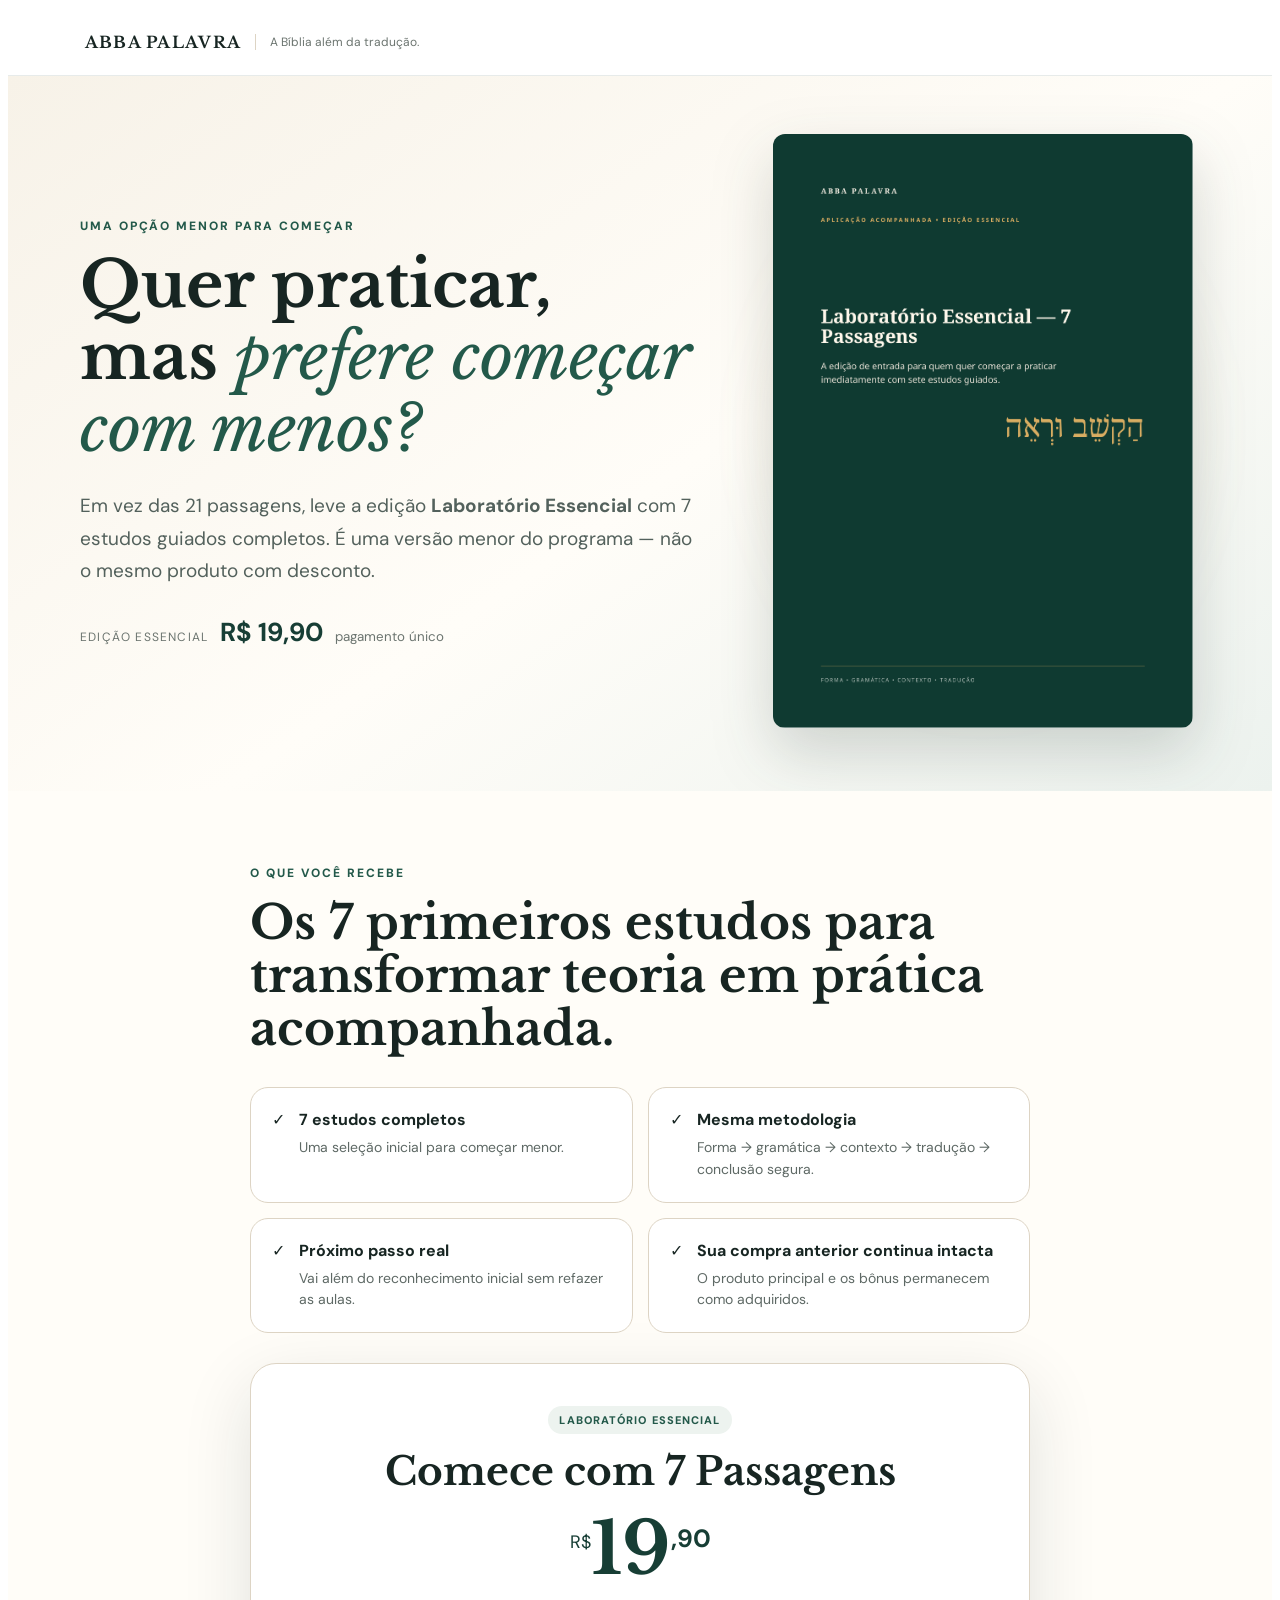
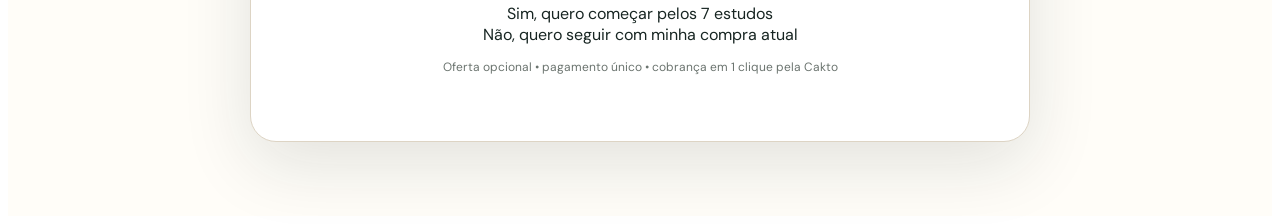
<file: standalone/downsell/index.html>
<!doctype html><html lang="pt-BR"><head><meta charset="utf-8"><meta name="viewport" content="width=device-width,initial-scale=1"><title>Laboratório Essencial — 7 Passagens | ABBA PALAVRA</title><style>@import url('https://fonts.googleapis.com/css2?family=DM+Sans:wght@400;500;600;700&family=Libre+Baskerville:ital,wght@0,400;0,700;1,400&display=swap');
:root{--ink:#172522;--green:#173e35;--green2:#23594a;--cream:#f7f2e8;--paper:#fffdf8;--gold:#c9a767;--line:#ddd4c4;--muted:#6b746f;--shadow:0 22px 70px rgba(15,37,31,.12)}
*{box-sizing:border-box}.pc-page{margin:0;background:var(--paper);color:var(--ink);font-family:'DM Sans',sans-serif;min-height:100vh}.pc-topbar{min-height:68px;padding:16px 6vw;display:flex;align-items:center;gap:14px;border-bottom:1px solid rgba(23,62,53,.1);background:#fff}.pc-topbar strong{font-family:'Libre Baskerville',serif;letter-spacing:.08em}.pc-topbar span{font-size:12px;color:var(--muted);border-left:1px solid var(--line);padding-left:14px}.pc-wrap{width:min(1120px,88vw);margin:0 auto}.pc-narrow{width:min(780px,88vw)}.pc-hero{padding:72px 0;background:linear-gradient(145deg,#f7f2e8 0%,#fffdf8 54%,#ecf2ee 100%);overflow:hidden}.pc-hero.compact{padding:58px 0}.pc-grid{display:grid;grid-template-columns:1.18fr .82fr;gap:60px;align-items:center}.pc-kicker,.pc-label{font-size:12px;font-weight:800;letter-spacing:.16em;color:var(--green2);margin-bottom:15px}.pc-label.light{color:#d9c08c}.pc-copy h1,.pc-section h2,.pc-offer-box h2{font-family:'Libre Baskerville',serif;line-height:1.13;margin:0}.pc-copy h1{font-size:clamp(38px,5vw,66px);max-width:760px}.pc-copy h1 em{font-weight:400;color:var(--green2)}.pc-lead{font-size:19px;line-height:1.7;color:#53615c;max-width:720px;margin:25px 0}.pc-cover{position:relative;text-align:center}.pc-cover:before{content:'';position:absolute;inset:12% 8%;background:rgba(201,167,103,.18);filter:blur(40px);border-radius:50%}.pc-cover img{position:relative;width:min(100%,420px);filter:drop-shadow(0 24px 30px rgba(25,43,38,.18));border-radius:12px}.pc-price-line{display:flex;gap:12px;align-items:baseline;margin-top:28px}.pc-price-line span{font-size:12px;text-transform:uppercase;letter-spacing:.1em;color:var(--muted)}.pc-price-line strong{font-size:26px;color:var(--green)}.pc-price-line small{color:var(--muted)}.pc-section{padding:74px 0}.pc-section h2{font-size:clamp(31px,4vw,47px);margin-bottom:18px}.pc-section p{font-size:17px;line-height:1.75;color:#5e6965}.pc-cards{display:grid;grid-template-columns:1fr 1fr;gap:15px;margin-top:32px}.pc-cards article{display:flex;gap:14px;border:1px solid var(--line);padding:21px;border-radius:18px;background:#fff}.pc-cards article svg{color:var(--green2);flex:none;margin-top:3px}.pc-cards strong{font-size:16px}.pc-cards p{font-size:14px;margin:7px 0 0;line-height:1.55}.pc-dark{background:var(--green);color:#fff}.pc-dark h2{color:#fff}.pc-dark p{color:#d7dfdb}.pc-steps{margin-top:30px;display:grid;gap:12px}.pc-step{display:flex;gap:17px;padding:17px 0;border-bottom:1px solid rgba(255,255,255,.12)}.pc-step>span{font-family:'Libre Baskerville',serif;color:#d9c08c;font-size:26px;min-width:42px}.pc-step strong{font-size:17px}.pc-step p{font-size:14px;margin:5px 0 0}.pc-clarity{display:flex;gap:15px;padding:20px;border-radius:17px;background:var(--cream);border:1px solid #e6dcc8;margin-bottom:25px}.pc-clarity svg{color:var(--green2);flex:none}.pc-clarity p{margin:5px 0 0;font-size:14px}.pc-offer-box{text-align:center;border:1px solid var(--line);border-radius:26px;padding:42px;box-shadow:var(--shadow);background:#fff}.pc-badge{display:inline-block;padding:7px 11px;border-radius:999px;background:#edf3ef;color:var(--green2);font-weight:800;font-size:11px;letter-spacing:.1em}.pc-offer-box h2{font-size:39px;margin:16px 0 20px}.pc-offer-box ul{list-style:none;padding:0;margin:20px auto 25px;text-align:left;max-width:570px}.pc-offer-box li{display:flex;gap:9px;padding:9px 0;color:#4f5d57}.pc-offer-box li svg{color:var(--green2);flex:none}.pc-bigprice{display:flex;justify-content:center;align-items:flex-start;color:var(--green);margin:24px 0}.pc-bigprice small{font-size:18px;margin-top:12px}.pc-bigprice strong{font-size:72px;line-height:.85;font-family:'Libre Baskerville',serif}.pc-bigprice sup{font-size:25px;font-weight:700;margin-top:4px}.pc-cta{display:flex;justify-content:center;align-items:center;gap:9px;text-decoration:none;background:var(--green);color:#fff;padding:19px 22px;border-radius:14px;font-weight:800;font-size:17px;box-shadow:0 14px 30px rgba(23,62,53,.2);transition:.2s transform,.2s background}.pc-cta:hover{background:var(--green2);transform:translateY(-1px)}.pc-safe{display:flex;justify-content:center;align-items:center;gap:7px;color:var(--muted);font-size:12px;margin:14px 0 24px}.pc-decline{display:flex;justify-content:center;align-items:center;gap:6px;color:#8a918e;font-size:13px;text-decoration:underline;text-underline-offset:3px}.pc-center-copy{max-width:590px;margin:0 auto}.pc-decline:hover{color:#4c5752}.pc-cakto-buttons{width:100%;max-width:620px;margin:0 auto}.pc-cakto-buttons cakto-upsell-buttons,.pc-cakto-buttons cakto-upsell-accept,.pc-cakto-buttons cakto-upsell-reject{display:block;width:100%}.pc-cakto-buttons cakto-upsell-accept::part(button){width:100%;border:0;border-radius:14px;background:var(--green);color:#fff;padding:19px 22px;font-family:'DM Sans',sans-serif;font-weight:800;font-size:17px;box-shadow:0 14px 30px rgba(23,62,53,.2);cursor:pointer;transition:.2s transform,.2s background}.pc-cakto-buttons cakto-upsell-accept::part(button):hover{background:var(--green2);transform:translateY(-1px)}.pc-cakto-buttons cakto-upsell-reject::part(button){width:100%;border:0;background:transparent;color:#8a918e;padding:15px 10px 2px;font-family:'DM Sans',sans-serif;font-size:13px;text-decoration:underline;text-underline-offset:3px;cursor:pointer}.pc-cakto-buttons cakto-upsell-reject::part(button):hover{color:#4c5752}@media(max-width:760px){.pc-topbar span{display:none}.pc-hero{padding:45px 0}.pc-grid{grid-template-columns:1fr;gap:32px}.pc-cover{order:-1}.pc-cover img{width:240px}.pc-copy h1{font-size:39px}.pc-lead{font-size:17px}.pc-price-line{flex-wrap:wrap}.pc-cards{grid-template-columns:1fr}.pc-section{padding:52px 0}.pc-offer-box{padding:28px 18px}.pc-offer-box h2{font-size:31px}.pc-cta{font-size:15px}.pc-bigprice strong{font-size:62px}}
</style></head><body><main class="pc-page"><header class="pc-topbar"><strong>ABBA PALAVRA</strong><span>A Bíblia além da tradução.</span></header><section class="pc-hero compact"><div class="pc-wrap pc-grid"><div class="pc-copy"><div class="pc-kicker">UMA OPÇÃO MENOR PARA COMEÇAR</div><h1>Quer praticar, mas <em>prefere começar com menos?</em></h1><p class="pc-lead">Em vez das 21 passagens, leve a edição <strong>Laboratório Essencial</strong> com 7 estudos guiados completos. É uma versão menor do programa — não o mesmo produto com desconto.</p><div class="pc-price-line"><span>Edição Essencial</span><strong>R$ 19,90</strong><small>pagamento único</small></div></div><div class="pc-cover"><img src="laboratorio-7.png" alt="Laboratório Essencial — 7 Passagens"></div></div></section><section class="pc-section"><div class="pc-wrap pc-narrow"><div class="pc-label">O QUE VOCÊ RECEBE</div><h2>Os 7 primeiros estudos para transformar teoria em prática acompanhada.</h2><div class="pc-cards"><article>✓<div><strong>7 estudos completos</strong><p>Uma seleção inicial para começar menor.</p></div></article><article>✓<div><strong>Mesma metodologia</strong><p>Forma → gramática → contexto → tradução → conclusão segura.</p></div></article><article>✓<div><strong>Próximo passo real</strong><p>Vai além do reconhecimento inicial sem refazer as aulas.</p></div></article><article>✓<div><strong>Sua compra anterior continua intacta</strong><p>O produto principal e os bônus permanecem como adquiridos.</p></div></article></div><div class="pc-offer-box" style="margin-top:30px"><span class="pc-badge">LABORATÓRIO ESSENCIAL</span><h2>Comece com 7 Passagens</h2><div class="pc-bigprice"><small>R$</small><strong>19</strong><sup>,90</sup></div><div class="pc-cakto-buttons">
<cakto-upsell-buttons>
  <cakto-upsell-accept
    bg-color="#0f7865"
    text-color="#ffffff"
    upsell-accept-url="members_area"
    offer-id="382t7cp"
    app-base-url="https://app.cakto.com.br"
    offer-type="downsell"
    upsell-reject-url="members_area">
    Sim, quero começar pelos 7 estudos
  </cakto-upsell-accept>
  <cakto-upsell-reject upsell-reject-url="members_area">
    Não, quero seguir com minha compra atual
  </cakto-upsell-reject>
</cakto-upsell-buttons>
</div><div class="pc-safe">Oferta opcional • pagamento único • cobrança em 1 clique pela Cakto</div></div></div></section></main><script type="text/javascript" src="https://caktoscripts.nyc3.cdn.digitaloceanspaces.com/upsell.js"></script></body></html>
</file>
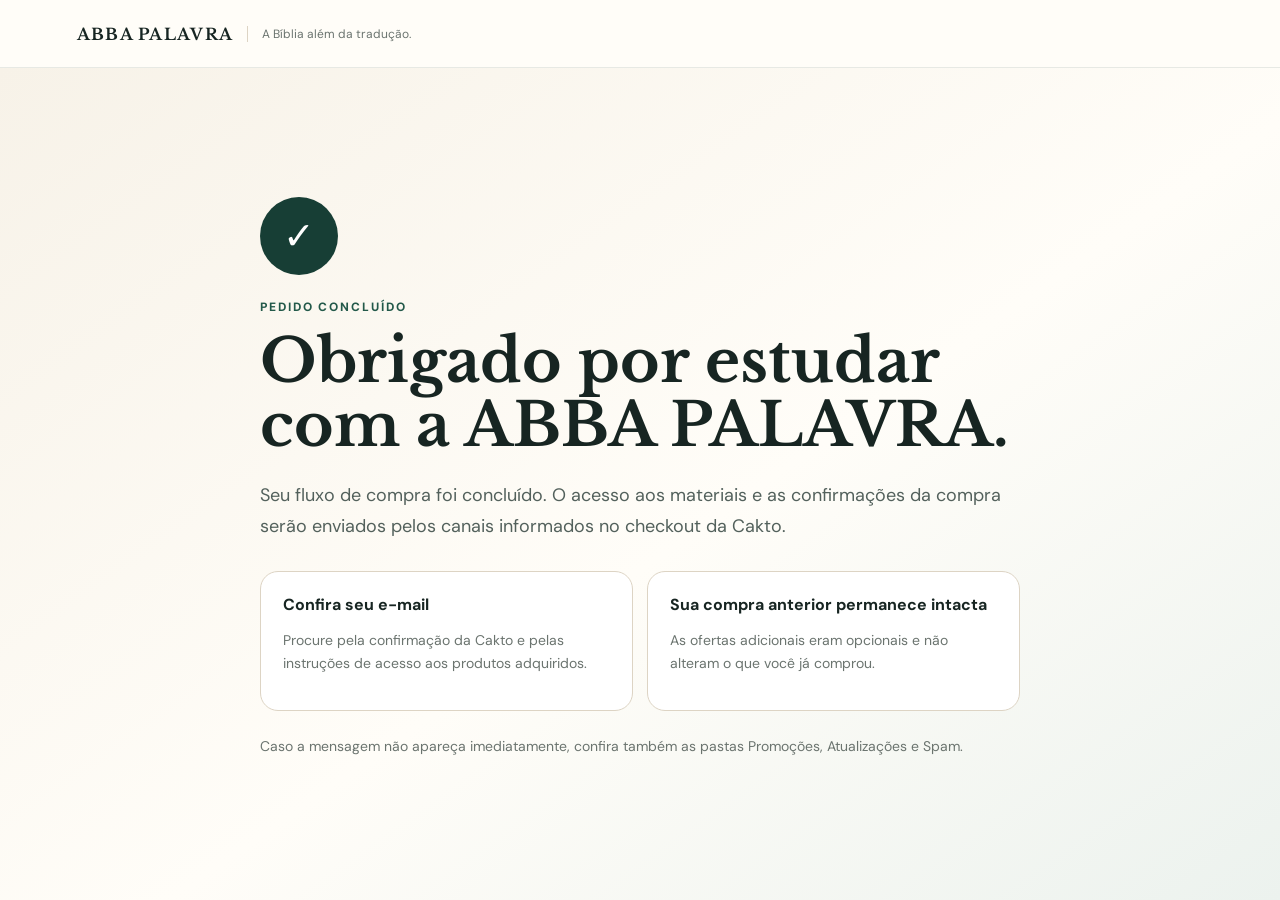
<file: standalone/obrigado/index.html>
<!doctype html><html lang="pt-BR"><head><meta charset="utf-8"><meta name="viewport" content="width=device-width,initial-scale=1"><title>Pedido concluído — ABBA PALAVRA</title><style>
@import url('https://fonts.googleapis.com/css2?family=DM+Sans:wght@400;500;600;700&family=Libre+Baskerville:wght@400;700&display=swap');*{box-sizing:border-box}body{margin:0;background:#fffdf8;color:#172522;font-family:'DM Sans',sans-serif}.top{min-height:68px;padding:16px 6vw;border-bottom:1px solid rgba(23,62,53,.1);display:flex;gap:14px;align-items:center}.top strong{font-family:'Libre Baskerville',serif;letter-spacing:.08em}.top span{font-size:12px;color:#6b746f;border-left:1px solid #ddd4c4;padding-left:14px}.wrap{width:min(760px,88vw);margin:0 auto}.hero{min-height:calc(100vh - 68px);display:flex;align-items:center;padding:70px 0;background:linear-gradient(145deg,#f7f2e8,#fffdf8 55%,#ecf2ee)}.icon{width:78px;height:78px;border-radius:50%;display:grid;place-items:center;background:#173e35;color:#fff;font-size:38px;margin-bottom:24px}.k{font-size:12px;font-weight:800;letter-spacing:.16em;color:#23594a;margin-bottom:14px}h1{font-family:'Libre Baskerville',serif;font-size:clamp(38px,6vw,60px);line-height:1.08;margin:0 0 22px}.lead{font-size:18px;line-height:1.7;color:#53615c}.grid{display:grid;grid-template-columns:1fr 1fr;gap:14px;margin-top:30px}.card{border:1px solid #ddd4c4;background:#fff;border-radius:18px;padding:22px}.card strong{display:block;margin-bottom:7px}.card p,.note{color:#6b746f;line-height:1.6;font-size:14px}.note{margin-top:24px}@media(max-width:680px){.top span{display:none}.grid{grid-template-columns:1fr}}
</style></head><body><header class="top"><strong>ABBA PALAVRA</strong><span>A Bíblia além da tradução.</span></header><main class="hero"><div class="wrap"><div class="icon">✓</div><div class="k">PEDIDO CONCLUÍDO</div><h1>Obrigado por estudar com a ABBA PALAVRA.</h1><p class="lead">Seu fluxo de compra foi concluído. O acesso aos materiais e as confirmações da compra serão enviados pelos canais informados no checkout da Cakto.</p><div class="grid"><div class="card"><strong>Confira seu e-mail</strong><p>Procure pela confirmação da Cakto e pelas instruções de acesso aos produtos adquiridos.</p></div><div class="card"><strong>Sua compra anterior permanece intacta</strong><p>As ofertas adicionais eram opcionais e não alteram o que você já comprou.</p></div></div><p class="note">Caso a mensagem não apareça imediatamente, confira também as pastas Promoções, Atualizações e Spam.</p></div></main></body></html>
</file>
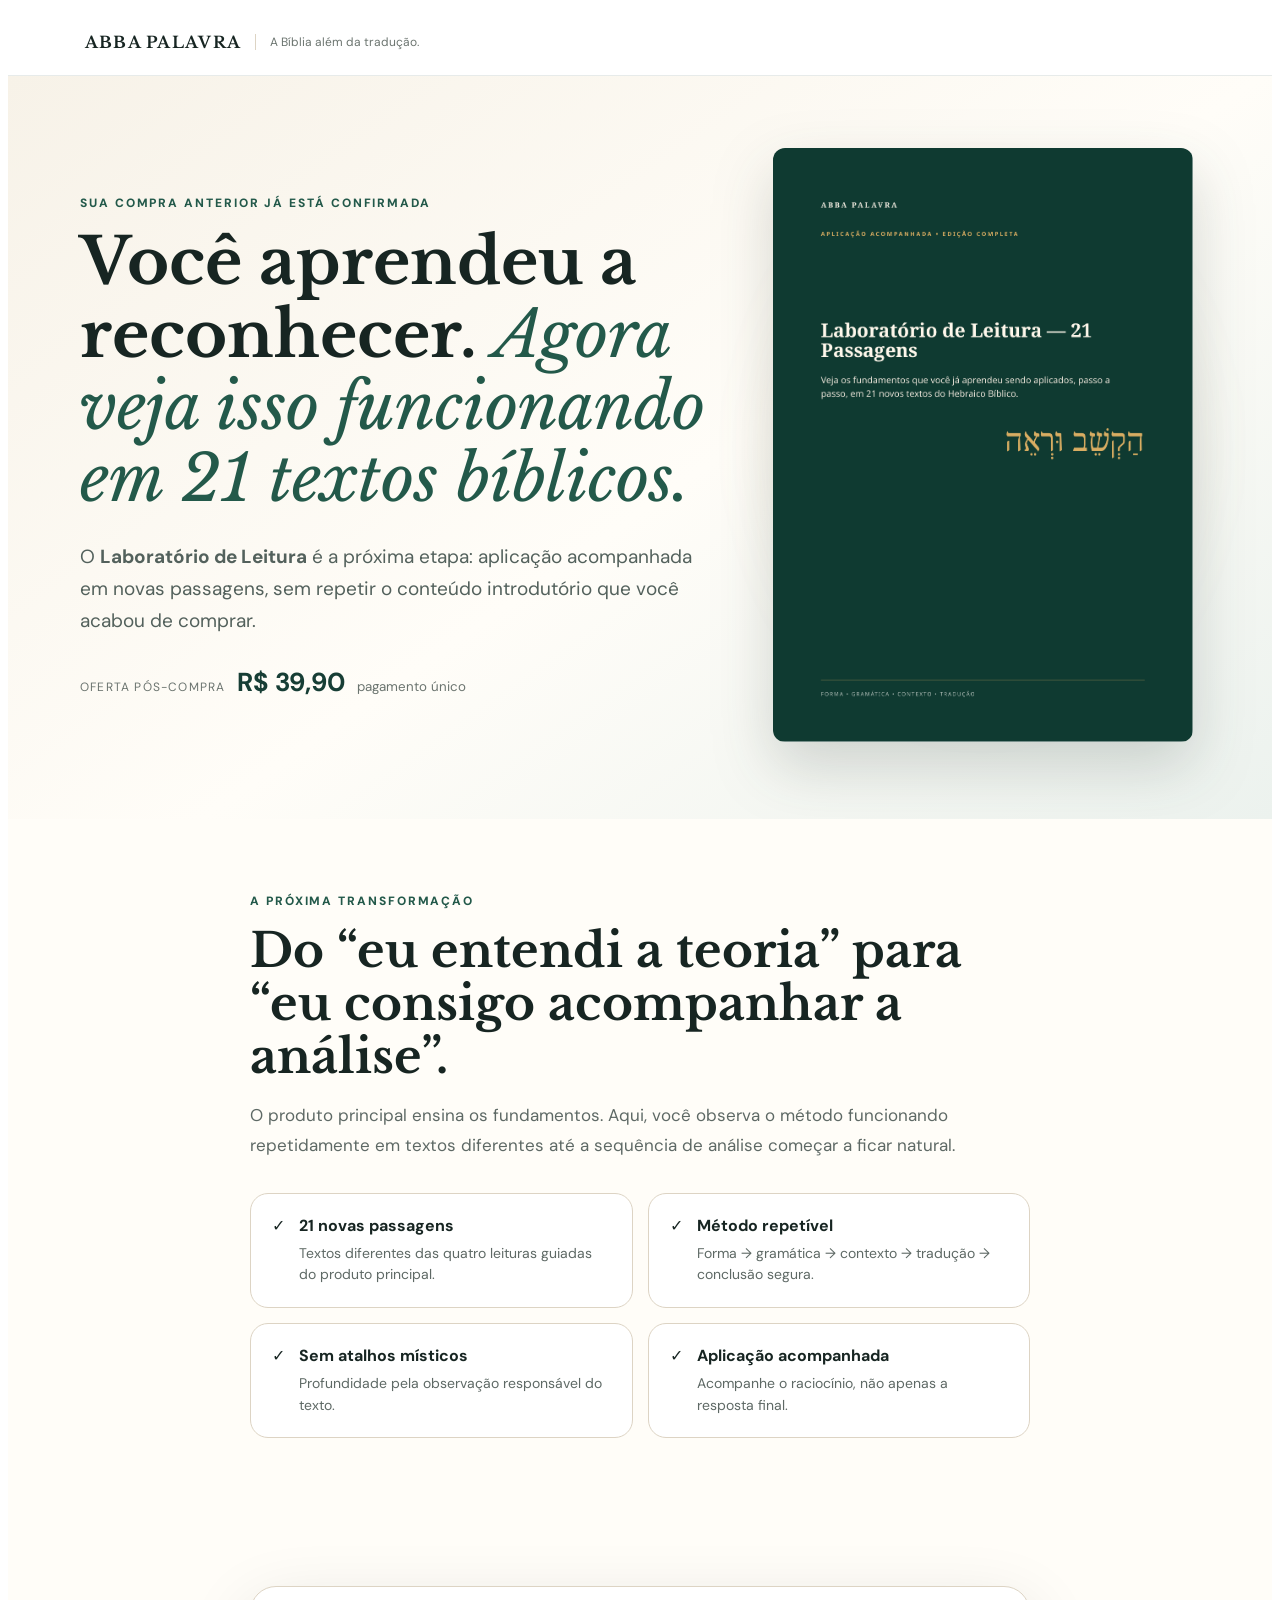
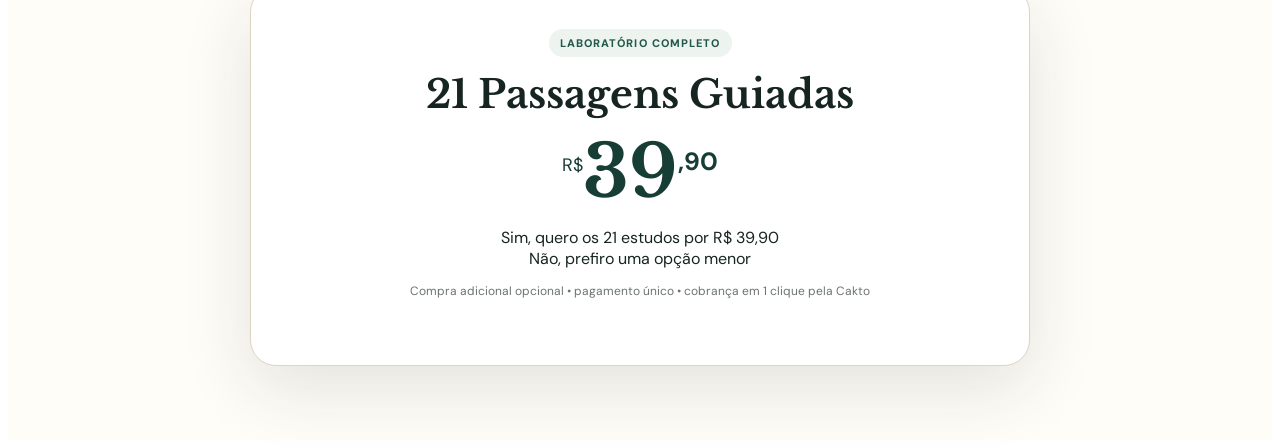
<file: standalone/upsell/index.html>
<!doctype html><html lang="pt-BR"><head><meta charset="utf-8"><meta name="viewport" content="width=device-width,initial-scale=1"><title>Laboratório de Leitura — 21 Passagens | ABBA PALAVRA</title><style>@import url('https://fonts.googleapis.com/css2?family=DM+Sans:wght@400;500;600;700&family=Libre+Baskerville:ital,wght@0,400;0,700;1,400&display=swap');
:root{--ink:#172522;--green:#173e35;--green2:#23594a;--cream:#f7f2e8;--paper:#fffdf8;--gold:#c9a767;--line:#ddd4c4;--muted:#6b746f;--shadow:0 22px 70px rgba(15,37,31,.12)}
*{box-sizing:border-box}.pc-page{margin:0;background:var(--paper);color:var(--ink);font-family:'DM Sans',sans-serif;min-height:100vh}.pc-topbar{min-height:68px;padding:16px 6vw;display:flex;align-items:center;gap:14px;border-bottom:1px solid rgba(23,62,53,.1);background:#fff}.pc-topbar strong{font-family:'Libre Baskerville',serif;letter-spacing:.08em}.pc-topbar span{font-size:12px;color:var(--muted);border-left:1px solid var(--line);padding-left:14px}.pc-wrap{width:min(1120px,88vw);margin:0 auto}.pc-narrow{width:min(780px,88vw)}.pc-hero{padding:72px 0;background:linear-gradient(145deg,#f7f2e8 0%,#fffdf8 54%,#ecf2ee 100%);overflow:hidden}.pc-hero.compact{padding:58px 0}.pc-grid{display:grid;grid-template-columns:1.18fr .82fr;gap:60px;align-items:center}.pc-kicker,.pc-label{font-size:12px;font-weight:800;letter-spacing:.16em;color:var(--green2);margin-bottom:15px}.pc-label.light{color:#d9c08c}.pc-copy h1,.pc-section h2,.pc-offer-box h2{font-family:'Libre Baskerville',serif;line-height:1.13;margin:0}.pc-copy h1{font-size:clamp(38px,5vw,66px);max-width:760px}.pc-copy h1 em{font-weight:400;color:var(--green2)}.pc-lead{font-size:19px;line-height:1.7;color:#53615c;max-width:720px;margin:25px 0}.pc-cover{position:relative;text-align:center}.pc-cover:before{content:'';position:absolute;inset:12% 8%;background:rgba(201,167,103,.18);filter:blur(40px);border-radius:50%}.pc-cover img{position:relative;width:min(100%,420px);filter:drop-shadow(0 24px 30px rgba(25,43,38,.18));border-radius:12px}.pc-price-line{display:flex;gap:12px;align-items:baseline;margin-top:28px}.pc-price-line span{font-size:12px;text-transform:uppercase;letter-spacing:.1em;color:var(--muted)}.pc-price-line strong{font-size:26px;color:var(--green)}.pc-price-line small{color:var(--muted)}.pc-section{padding:74px 0}.pc-section h2{font-size:clamp(31px,4vw,47px);margin-bottom:18px}.pc-section p{font-size:17px;line-height:1.75;color:#5e6965}.pc-cards{display:grid;grid-template-columns:1fr 1fr;gap:15px;margin-top:32px}.pc-cards article{display:flex;gap:14px;border:1px solid var(--line);padding:21px;border-radius:18px;background:#fff}.pc-cards article svg{color:var(--green2);flex:none;margin-top:3px}.pc-cards strong{font-size:16px}.pc-cards p{font-size:14px;margin:7px 0 0;line-height:1.55}.pc-dark{background:var(--green);color:#fff}.pc-dark h2{color:#fff}.pc-dark p{color:#d7dfdb}.pc-steps{margin-top:30px;display:grid;gap:12px}.pc-step{display:flex;gap:17px;padding:17px 0;border-bottom:1px solid rgba(255,255,255,.12)}.pc-step>span{font-family:'Libre Baskerville',serif;color:#d9c08c;font-size:26px;min-width:42px}.pc-step strong{font-size:17px}.pc-step p{font-size:14px;margin:5px 0 0}.pc-clarity{display:flex;gap:15px;padding:20px;border-radius:17px;background:var(--cream);border:1px solid #e6dcc8;margin-bottom:25px}.pc-clarity svg{color:var(--green2);flex:none}.pc-clarity p{margin:5px 0 0;font-size:14px}.pc-offer-box{text-align:center;border:1px solid var(--line);border-radius:26px;padding:42px;box-shadow:var(--shadow);background:#fff}.pc-badge{display:inline-block;padding:7px 11px;border-radius:999px;background:#edf3ef;color:var(--green2);font-weight:800;font-size:11px;letter-spacing:.1em}.pc-offer-box h2{font-size:39px;margin:16px 0 20px}.pc-offer-box ul{list-style:none;padding:0;margin:20px auto 25px;text-align:left;max-width:570px}.pc-offer-box li{display:flex;gap:9px;padding:9px 0;color:#4f5d57}.pc-offer-box li svg{color:var(--green2);flex:none}.pc-bigprice{display:flex;justify-content:center;align-items:flex-start;color:var(--green);margin:24px 0}.pc-bigprice small{font-size:18px;margin-top:12px}.pc-bigprice strong{font-size:72px;line-height:.85;font-family:'Libre Baskerville',serif}.pc-bigprice sup{font-size:25px;font-weight:700;margin-top:4px}.pc-cta{display:flex;justify-content:center;align-items:center;gap:9px;text-decoration:none;background:var(--green);color:#fff;padding:19px 22px;border-radius:14px;font-weight:800;font-size:17px;box-shadow:0 14px 30px rgba(23,62,53,.2);transition:.2s transform,.2s background}.pc-cta:hover{background:var(--green2);transform:translateY(-1px)}.pc-safe{display:flex;justify-content:center;align-items:center;gap:7px;color:var(--muted);font-size:12px;margin:14px 0 24px}.pc-decline{display:flex;justify-content:center;align-items:center;gap:6px;color:#8a918e;font-size:13px;text-decoration:underline;text-underline-offset:3px}.pc-center-copy{max-width:590px;margin:0 auto}.pc-decline:hover{color:#4c5752}@media(max-width:760px){.pc-topbar span{display:none}.pc-hero{padding:45px 0}.pc-grid{grid-template-columns:1fr;gap:32px}.pc-cover{order:-1}.pc-cover img{width:240px}.pc-copy h1{font-size:39px}.pc-lead{font-size:17px}.pc-price-line{flex-wrap:wrap}.pc-cards{grid-template-columns:1fr}.pc-section{padding:52px 0}.pc-offer-box{padding:28px 18px}.pc-offer-box h2{font-size:31px}.pc-cta{font-size:15px}.pc-bigprice strong{font-size:62px}}
.pc-cakto-buttons{width:100%;max-width:620px;margin:0 auto}.pc-cakto-buttons cakto-upsell-buttons,.pc-cakto-buttons cakto-upsell-accept,.pc-cakto-buttons cakto-upsell-reject{display:block;width:100%}.pc-cakto-buttons cakto-upsell-accept::part(button){width:100%;border:0;border-radius:14px;background:var(--green);color:#fff;padding:19px 22px;font-family:'DM Sans',sans-serif;font-weight:800;font-size:17px;box-shadow:0 14px 30px rgba(23,62,53,.2);cursor:pointer}.pc-cakto-buttons cakto-upsell-reject::part(button){width:100%;border:0;background:transparent;color:#8a918e;padding:15px 10px 2px;font-family:'DM Sans',sans-serif;font-size:13px;text-decoration:underline;text-underline-offset:3px;cursor:pointer}
</style></head><body><main class="pc-page"><header class="pc-topbar"><strong>ABBA PALAVRA</strong><span>A Bíblia além da tradução.</span></header><section class="pc-hero"><div class="pc-wrap pc-grid"><div class="pc-copy"><div class="pc-kicker">SUA COMPRA ANTERIOR JÁ ESTÁ CONFIRMADA</div><h1>Você aprendeu a reconhecer. <em>Agora veja isso funcionando em 21 textos bíblicos.</em></h1><p class="pc-lead">O <strong>Laboratório de Leitura</strong> é a próxima etapa: aplicação acompanhada em novas passagens, sem repetir o conteúdo introdutório que você acabou de comprar.</p><div class="pc-price-line"><span>Oferta pós-compra</span><strong>R$ 39,90</strong><small>pagamento único</small></div></div><div class="pc-cover"><img src="laboratorio-21.png" alt="Laboratório de Leitura — 21 Passagens"></div></div></section><section class="pc-section"><div class="pc-wrap pc-narrow"><div class="pc-label">A PRÓXIMA TRANSFORMAÇÃO</div><h2>Do “eu entendi a teoria” para “eu consigo acompanhar a análise”.</h2><p>O produto principal ensina os fundamentos. Aqui, você observa o método funcionando repetidamente em textos diferentes até a sequência de análise começar a ficar natural.</p><div class="pc-cards"><article>✓<div><strong>21 novas passagens</strong><p>Textos diferentes das quatro leituras guiadas do produto principal.</p></div></article><article>✓<div><strong>Método repetível</strong><p>Forma → gramática → contexto → tradução → conclusão segura.</p></div></article><article>✓<div><strong>Sem atalhos místicos</strong><p>Profundidade pela observação responsável do texto.</p></div></article><article>✓<div><strong>Aplicação acompanhada</strong><p>Acompanhe o raciocínio, não apenas a resposta final.</p></div></article></div></div></section><section class="pc-section"><div class="pc-wrap pc-narrow"><div class="pc-offer-box"><span class="pc-badge">LABORATÓRIO COMPLETO</span><h2>21 Passagens Guiadas</h2><div class="pc-bigprice"><small>R$</small><strong>39</strong><sup>,90</sup></div><div class="pc-cakto-buttons"><cakto-upsell-buttons><cakto-upsell-accept bg-color="#0f7865" text-color="#ffffff" upsell-accept-url="members_area" offer-id="uny6wfr" app-base-url="https://app.cakto.com.br" offer-type="upsell" upsell-reject-url="https://bibliaalemdatraducao.abbapalavra.online/downsell">Sim, quero os 21 estudos por R$ 39,90</cakto-upsell-accept><cakto-upsell-reject upsell-reject-url="https://bibliaalemdatraducao.abbapalavra.online/downsell">Não, prefiro uma opção menor</cakto-upsell-reject></cakto-upsell-buttons></div><div class="pc-safe">Compra adicional opcional • pagamento único • cobrança em 1 clique pela Cakto</div></div></div></section></main><script type="text/javascript" src="https://caktoscripts.nyc3.cdn.digitaloceanspaces.com/upsell.js"></script></body></html>
</file>
